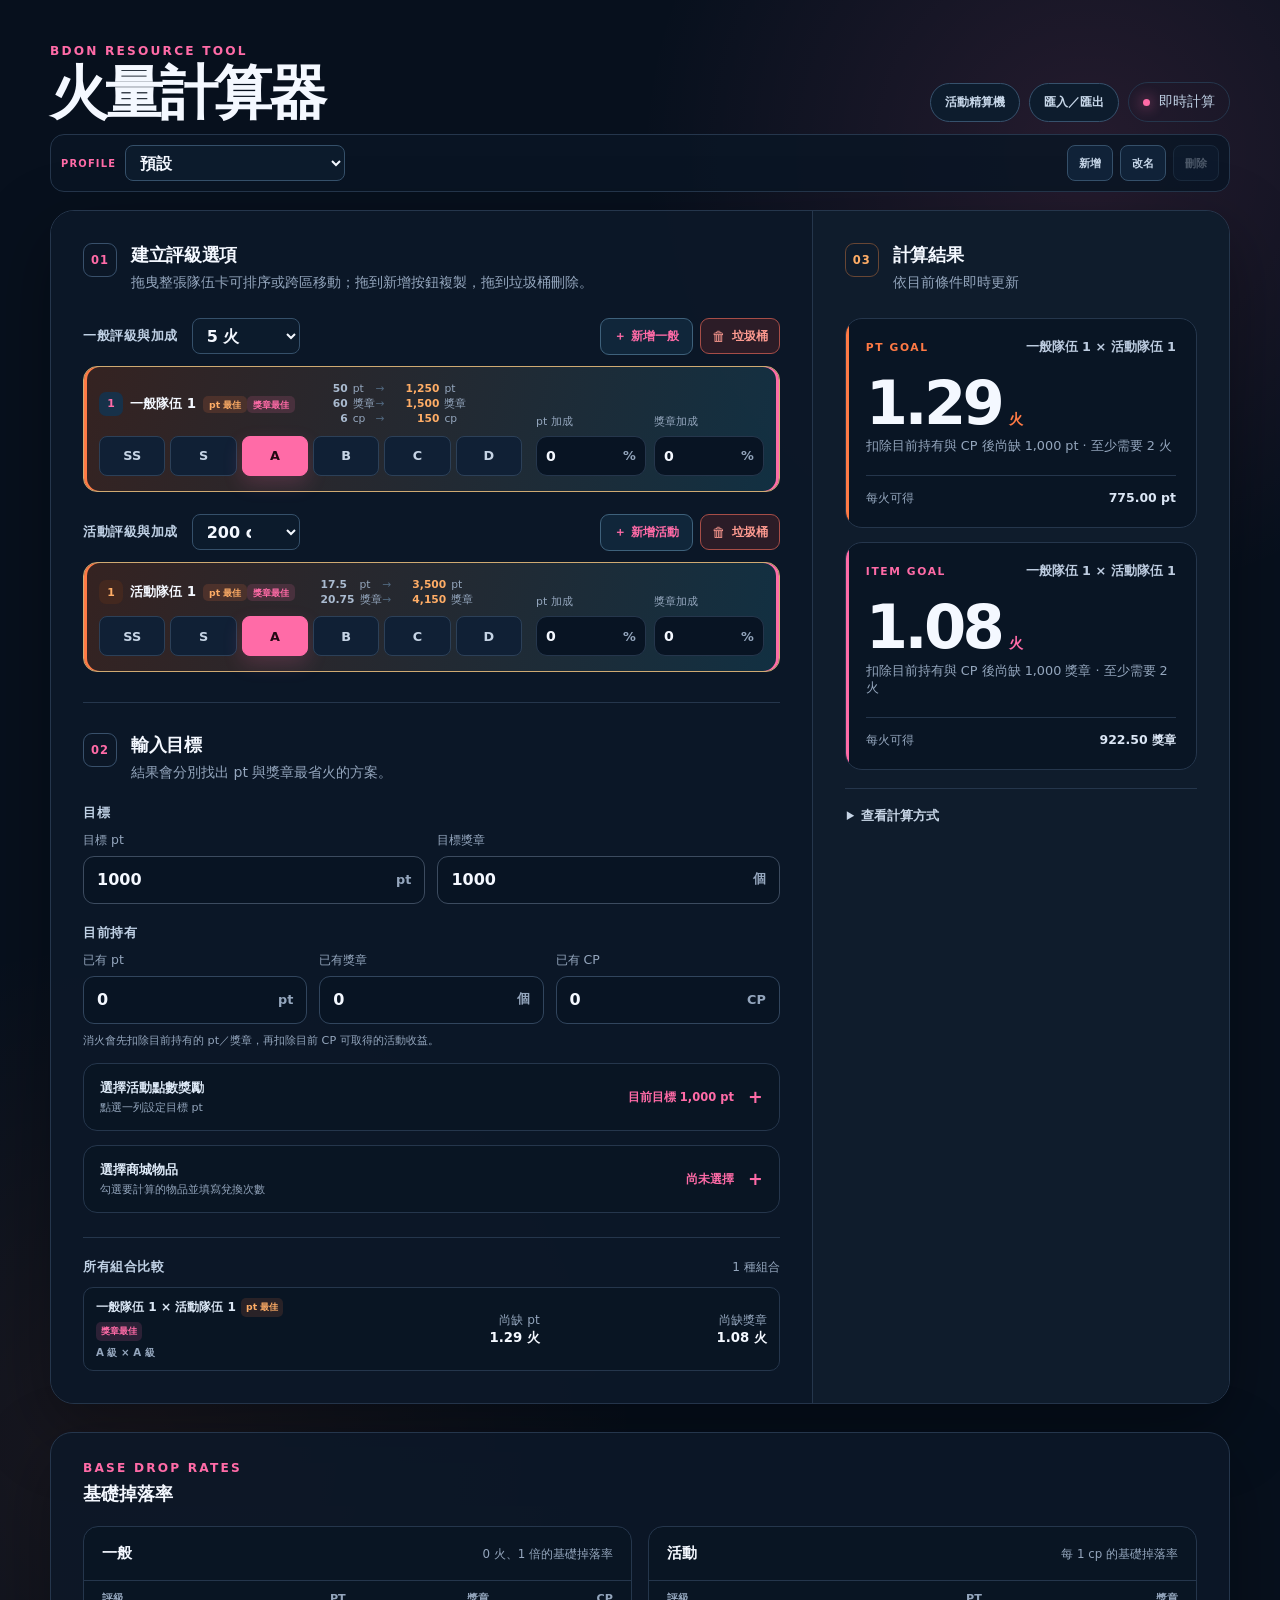
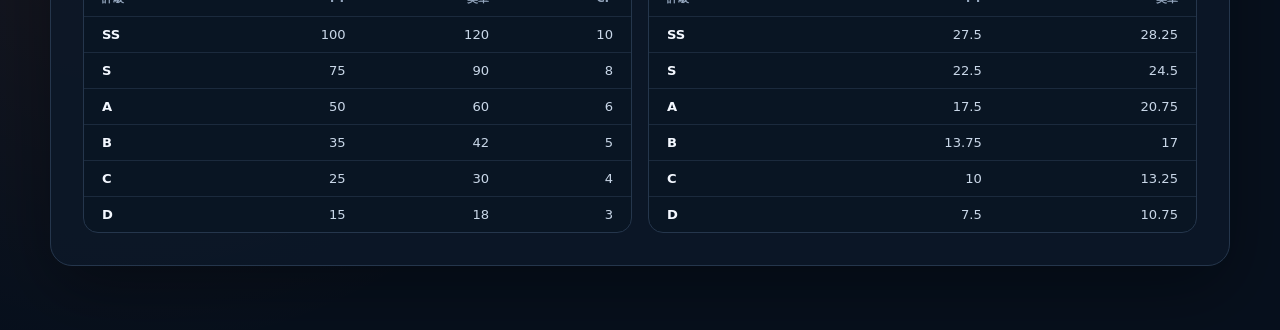
<file: bdon-calc/index.html>
<!doctype html>
<html lang="zh-Hant">
  <head>
    <meta charset="UTF-8" />
    <meta name="viewport" content="width=device-width, initial-scale=1" />
    <meta name="theme-color" content="#08111f" />
    <meta
      name="description"
      content="依一般與活動等級、加成和目標，自動計算所需火量。"
    />
    <title>BDON 火量計算器</title>
    <link
      rel="icon"
      type="image/svg+xml"
      href="data:image/svg+xml,%3Csvg xmlns='http://www.w3.org/2000/svg' viewBox='0 0 64 64'%3E%3Crect width='64' height='64' rx='14' fill='%2308111f'/%3E%3Cpath d='M35 8c3 12-6 14-2 23 2-6 8-8 9-15 9 10 13 19 8 29-4 8-12 12-20 11-12-1-20-9-19-20 1-9 8-15 14-22 0 8 3 10 6 13-2-8 3-13 4-19Z' fill='%23ff7a45'/%3E%3Cpath d='M32 31c1 6-4 8-3 13 1 3 6 4 8 0 2-4-1-8-3-11 6 4 9 9 7 15-2 5-7 8-12 7-7-1-11-6-9-12 2-5 7-8 8-13 1 3 2 4 4 5Z' fill='%23ff6ba7'/%3E%3C/svg%3E"
    />
    <link rel="stylesheet" href="style.css?v=20261009-2" />
    <script src="profiles.js?v=20261009-1" defer></script>
    <script src="calculator.js?v=20261009-3" defer></script>
    <style>
      .normal-section-toolbar,
      .event-section-toolbar {
        align-items: center;
        flex-wrap: nowrap;
        justify-content: flex-start;
        overflow-x: auto;
        overflow-y: hidden;
        scrollbar-width: thin;
      }

      .normal-section-toolbar h3,
      .event-section-toolbar h3 {
        flex: 0 0 auto;
        white-space: nowrap;
      }

      .fire-display-select,
      .event-cp-select {
        flex: 0 0 auto;
        width: 108px;
        height: 36px;
        padding: 0 32px 0 10px;
        border: 1px solid #35506a;
        border-radius: 8px;
        outline: 0;
        background: #0c1b2c;
        color: var(--text);
        cursor: pointer;
        font-weight: 800;
      }

      .fire-display-select:focus-visible,
      .event-cp-select:focus-visible {
        outline: 2px solid var(--cyan);
        outline-offset: 2px;
      }

      .fire-display-select option,
      .event-cp-select option {
        color: var(--text);
        background: #0c1b2c;
      }

      .normal-section-toolbar .section-toolbar-actions,
      .event-section-toolbar .section-toolbar-actions {
        flex: 0 0 auto;
        width: auto;
        margin-left: auto;
      }

      .normal-section-toolbar .section-toolbar-actions .add-plan,
      .event-section-toolbar .section-toolbar-actions .add-plan {
        flex: 0 0 auto;
      }
    </style>
</head>
  <body>
    <main class="app-shell">
      <header class="topbar">
        <div>
          <p class="eyebrow">BDON RESOURCE TOOL</p>
          <h1>火量計算器</h1>
        </div>
        <div class="topbar-actions">
          <a class="data-transfer-button" href="optimizer.html">活動精算機</a>
          <button type="button" class="data-transfer-button" id="openDataTransfer">匯入／匯出</button>
          <div class="status-chip" aria-label="計算狀態">
            <span class="status-dot" aria-hidden="true"></span>
            即時計算
          </div>
        </div>
      </header>

      <div class="profile-toolbar" data-profile-controls aria-label="Profile 管理"></div>

      <div class="workspace">
        <section class="control-panel" aria-label="計算條件">
          <div class="panel-heading">
            <span class="step-number">01</span>
            <div>
              <h2>建立評級選項</h2>
              <p>拖曳整張隊伍卡可排序或跨區移動；拖到新增按鈕複製，拖到垃圾桶刪除。</p>
            </div>
          </div>

          <div class="option-section normal-options-section">
            <div class="section-toolbar normal-section-toolbar">
              <h3>一般評級與加成</h3>
              <select class="fire-display-select" id="normalFireSelect" aria-label="每場獎勵顯示火量">
         <option value="0">0 火</option>
         <option value="1">1 火</option>
         <option value="2">2 火</option>
         <option value="3">3 火</option>
         <option value="4">4 火</option>
         <option value="5">5 火</option>
         <option value="10">10 火</option>
              </select>
              <div class="section-toolbar-actions">
                <button type="button" class="add-plan" id="addNormal" data-copy-drop="normal">＋ 新增一般</button>
                <div class="drag-trash" id="optionTrash" aria-label="拖曳至此刪除隊伍" title="將隊伍拖曳到這裡刪除">
                  <span aria-hidden="true">🗑</span><b>垃圾桶</b>
                </div>
              </div>
            </div>
            <div class="option-list" id="normalOptions" data-option-list="normal"></div>
          </div>

          <div class="option-section event-options-section">
            <div class="section-toolbar event-section-toolbar">
              <h3>活動評級與加成</h3>
              <select class="event-cp-select" id="eventCpSelect" aria-label="每場活動關卡 CP">
                <option value="200">200 cp</option>
                <option value="400">400 cp</option>
                <option value="800">800 cp</option>
                <option value="1600">1600 cp</option>
              </select>
              <div class="section-toolbar-actions">
                <button type="button" class="add-plan" id="addEvent" data-copy-drop="event">＋ 新增活動</button>
                <div class="drag-trash" id="eventOptionTrash" aria-label="拖曳至此刪除隊伍" title="將隊伍拖曳到這裡刪除">
                  <span aria-hidden="true">🗑</span><b>垃圾桶</b>
                </div>
              </div>
            </div>
            <div class="option-list" id="eventOptions" data-option-list="event"></div>
          </div>

          <div class="divider"></div>

          <div class="panel-heading compact">
            <span class="step-number">02</span>
            <div>
              <h2>輸入目標</h2>
              <p>結果會分別找出 pt 與獎章最省火的方案。</p>
            </div>
          </div>

          <div class="input-section targets">
            <h3>目標</h3>
            <div class="input-grid">
              <label>
                <span>目標 pt</span>
                <span class="number-input"><input id="targetPt" type="number" min="0" max="2147483647" step="1" value="1000" inputmode="numeric" /><b>pt</b></span>
              </label>
              <label>
                <span>目標獎章</span>
                <span class="number-input"><input id="targetItem" type="number" min="0" step="1" value="1000" inputmode="decimal" /><b>個</b></span>
              </label>
            </div>
          </div>

          <div class="input-section owned">
            <h3>目前持有</h3>
            <div class="input-grid owned-grid">
              <label>
                <span>已有 pt</span>
                <span class="number-input"><input id="ownedPt" type="number" min="0" max="2147483647" step="1" value="0" inputmode="numeric" /><b>pt</b></span>
              </label>
              <label>
                <span>已有獎章</span>
                <span class="number-input"><input id="ownedItem" type="number" min="0" step="1" value="0" inputmode="decimal" /><b>個</b></span>
              </label>
              <label>
                <span>已有 CP</span>
                <span class="number-input"><input id="ownedCp" type="number" min="0" step="1" value="0" inputmode="numeric" /><b>CP</b></span>
              </label>
            </div>
            <p class="input-note">消火會先扣除目前持有的 pt／獎章，再扣除目前 CP 可取得的活動收益。</p>
          </div>

          <details class="target-picker reward-picker-panel">
            <summary>
              <span><b>選擇活動點數獎勵</b><small>點選一列設定目標 pt</small></span>
              <em id="rewardTargetSummary">目前目標 1,000 pt</em>
            </summary>
            <div class="reward-list" id="rewardList"></div>
          </details>

          <details class="target-picker shop-picker-panel">
            <summary>
              <span><b>選擇商城物品</b><small>勾選要計算的物品並填寫兌換次數</small></span>
              <em id="shopTargetSummary">尚未選擇</em>
            </summary>
            <div class="shop-bulk-actions" role="group" aria-label="商城物品快捷選擇">
              <button type="button" data-shop-action="select-all">選取所有</button>
              <button type="button" data-shop-action="clear-all">取消選取所有</button>
              <button type="button" class="accent" data-shop-action="empty-shop">搬空商店</button>
            </div>
            <div class="shop-grid" id="shopGrid"></div>
          </details>

          <div class="comparison-section">
            <div class="section-toolbar">
              <h3>所有組合比較</h3>
              <span id="combinationCount">1 種組合</span>
            </div>
            <div class="comparison-list" id="comparisonList"></div>
          </div>
        </section>

        <aside class="result-panel" aria-live="polite">
          <div class="result-panel-sticky">
          <div class="panel-heading light">
            <span class="step-number">03</span>
            <div>
              <h2>計算結果</h2>
              <p>依目前條件即時更新</p>
            </div>
          </div>

          <div class="result-card accent-pt">
            <div class="result-label"><span>PT GOAL</span><b id="ptWinner">一般 1 × 活動 1</b></div>
            <div class="result-value"><strong id="ptResult">0.00</strong><span>火</span></div>
            <p id="ptRounded">至少需要 0 火</p>
            <div class="rate-row"><span>每火可得</span><b id="ptPerFire">0 pt</b></div>
          </div>

          <div class="result-card accent-item">
            <div class="result-label"><span>ITEM GOAL</span><b id="itemWinner">一般 1 × 活動 1</b></div>
            <div class="result-value"><strong id="itemResult">0.00</strong><span>火</span></div>
            <p id="itemRounded">至少需要 0 火</p>
            <div class="rate-row"><span>每火可得</span><b id="itemPerFire">0 獎章</b></div>
          </div>

          <details class="formula-card">
            <summary>查看計算方式</summary>
            <div class="formula-content">
              <p><b>pt</b> = max（目標 pt－已有 pt－已有 CP × 活動 pt ×（1＋活動 pt 加成），0）÷［5 ×（一般 pt ×（1＋一般 pt 加成）＋一般 cp × 活動 pt ×（1＋活動 pt 加成））］</p>
              <p><b>獎章</b> = max（目標獎章－已有獎章－已有 CP × 活動獎章 ×（1＋活動獎章加成），0）÷［5 ×（一般獎章 ×（1＋一般獎章加成）＋一般 cp × 活動獎章 ×（1＋活動獎章加成））］</p>
            </div>
          </details>
          </div>
        </aside>
      </div>

      <section class="rate-reference" aria-labelledby="rateReferenceTitle">
        <div class="reference-heading">
          <p class="eyebrow">BASE DROP RATES</p>
          <h2 id="rateReferenceTitle">基礎掉落率</h2>
        </div>
        <div class="reference-grid">
          <article class="reference-card">
            <div class="reference-card-heading">
              <h3>一般</h3>
              <p>0 火、1 倍的基礎掉落率</p>
            </div>
            <div class="table-wrap">
              <table>
                <thead><tr><th>評級</th><th>pt</th><th>獎章</th><th>cp</th></tr></thead>
                <tbody>
                  <tr><th>SS</th><td>100</td><td>120</td><td>10</td></tr>
                  <tr><th>S</th><td>75</td><td>90</td><td>8</td></tr>
                  <tr><th>A</th><td>50</td><td>60</td><td>6</td></tr>
                  <tr><th>B</th><td>35</td><td>42</td><td>5</td></tr>
                  <tr><th>C</th><td>25</td><td>30</td><td>4</td></tr>
                  <tr><th>D</th><td>15</td><td>18</td><td>3</td></tr>
                </tbody>
              </table>
            </div>
          </article>

          <article class="reference-card">
            <div class="reference-card-heading">
              <h3>活動</h3>
              <p>每 1 cp 的基礎掉落率</p>
            </div>
            <div class="table-wrap">
              <table>
                <thead><tr><th>評級</th><th>pt</th><th>獎章</th></tr></thead>
                <tbody>
                  <tr><th>SS</th><td>27.5</td><td>28.25</td></tr>
                  <tr><th>S</th><td>22.5</td><td>24.5</td></tr>
                  <tr><th>A</th><td>17.5</td><td>20.75</td></tr>
                  <tr><th>B</th><td>13.75</td><td>17</td></tr>
                  <tr><th>C</th><td>10</td><td>13.25</td></tr>
                  <tr><th>D</th><td>7.5</td><td>10.75</td></tr>
                </tbody>
              </table>
            </div>
          </article>
        </div>
      </section>
    </main>

    <dialog class="transfer-dialog" id="dataTransferDialog" aria-labelledby="dataTransferTitle">
      <div class="transfer-heading">
        <div>
          <p class="eyebrow">PORTABLE SAVE DATA</p>
          <h2 id="dataTransferTitle">資料匯入／匯出</h2>
        </div>
        <button type="button" class="dialog-close" id="closeDataTransfer" aria-label="關閉">×</button>
      </div>

      <section class="transfer-section">
        <h3>匯出</h3>
        <p>只匯出目前 profile；Base64 內容是 UTF-8 JSON，可用來在其他瀏覽器還原設定。</p>
        <label>
          <span>Base64 資料</span>
          <textarea id="exportData" readonly rows="5" spellcheck="false"></textarea>
        </label>
        <div class="transfer-actions">
          <button type="button" id="copyExportData">複製 Base64</button>
          <button type="button" id="downloadExportJson">下載 JSON</button>
        </div>
      </section>

      <section class="transfer-section">
        <h3>匯入</h3>
        <p>可貼上此工具匯出的 Base64 或 JSON；只會覆蓋目前 profile。</p>
        <label>
          <span>Base64 或 JSON</span>
          <textarea id="importData" rows="5" spellcheck="false" placeholder="貼上資料…"></textarea>
        </label>
        <div class="transfer-actions">
          <label class="file-import-button">
            <input type="file" id="importDataFile" accept=".json,.txt,application/json,text/plain" />
            讀取檔案
          </label>
          <button type="button" class="primary" id="applyImportData">驗證並匯入</button>
        </div>
        <p class="transfer-status" id="transferStatus" role="status" aria-live="polite"></p>
      </section>
    </dialog>
</body>
</html>
</file>
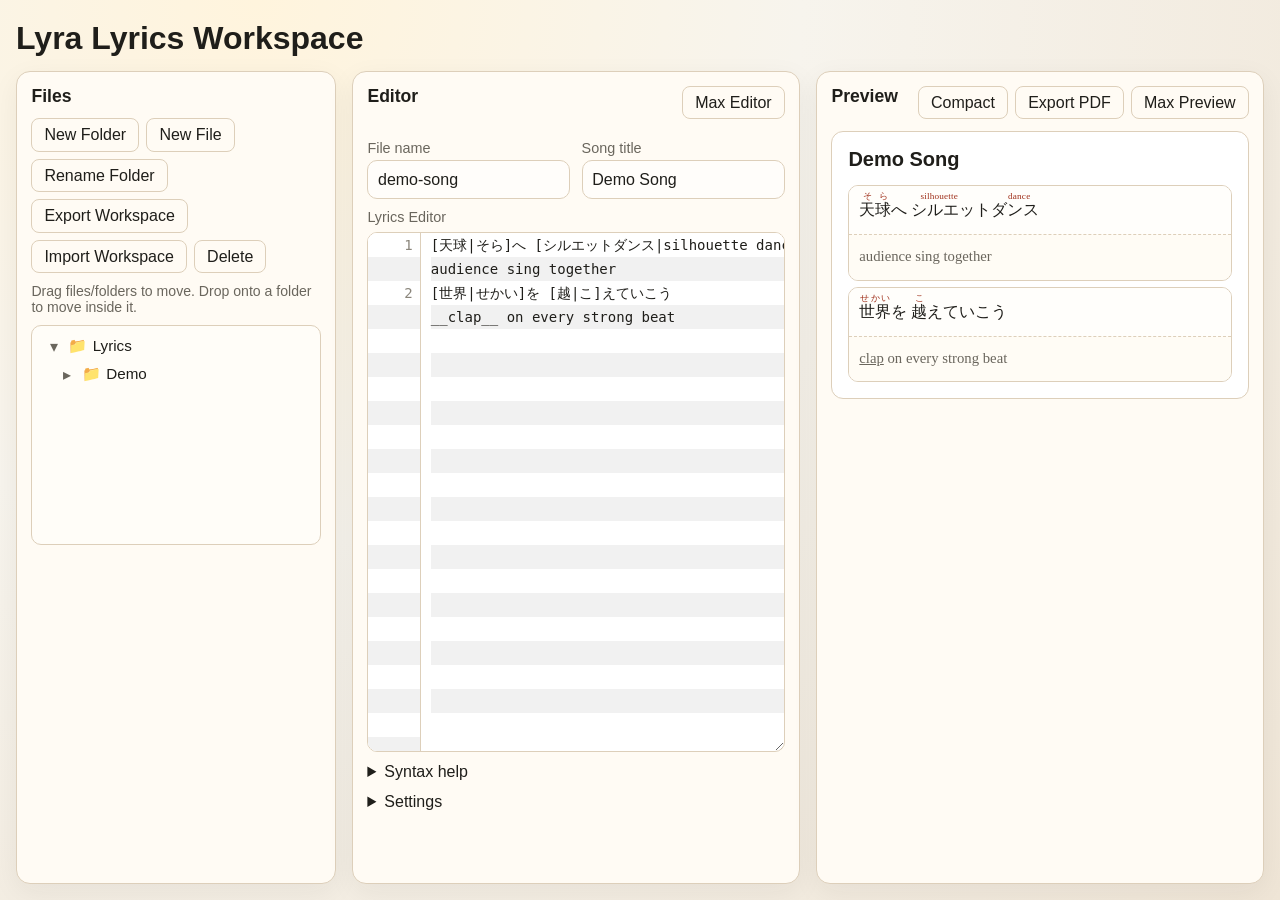
<file: lyrics/index.html>
<!doctype html>
<html lang="en">
<head>
  <meta charset="UTF-8" />
  <meta name="viewport" content="width=device-width, initial-scale=1.0" />
  <title>Lyra Lyrics Workspace</title>
  <link rel="stylesheet" href="style.css" />
</head>
<body>
  <header class="header">
    <h1>Lyra Lyrics Workspace</h1>
  </header>

  <main class="layout">
    <section class="panel explorer-panel">
      <div class="panel-header">
        <h2>Files</h2>
      </div>

      <div class="actions wrap">
        <button id="newFolderButton" type="button" class="secondary">New Folder</button>
        <button id="newFileButton" type="button" class="secondary">New File</button>
        <button id="renameFolderButton" type="button" class="secondary">Rename Folder</button>
        <button id="exportButton" type="button" class="secondary">Export Workspace</button>
        <button id="importButton" type="button" class="secondary">Import Workspace</button>
        <button id="deleteNodeButton" type="button" class="secondary">Delete</button>
      </div>

      <p class="hint">Drag files/folders to move. Drop onto a folder to move inside it.</p>
      <div id="treeRoot" class="tree" role="tree"></div>
    </section>

    <section class="panel editor-panel">
      <div class="panel-header">
        <h2>Editor</h2>
        <div class="actions wrap">
          <button id="toggleEditorLayoutButton" type="button" class="secondary">Max Editor</button>
        </div>
      </div>

      <div class="meta-grid">
        <div>
          <label class="label" for="fileNameInput">File name</label>
          <input id="fileNameInput" type="text" placeholder="lyrics-file" />
        </div>
        <div>
          <label class="label" for="titleInput">Song title</label>
          <input id="titleInput" type="text" placeholder="Song title" />
        </div>
      </div>

      <label class="label" for="lyricsEditor">Lyrics Editor</label>
      <div class="editor-shell">
        <pre id="lineNumbers" class="line-numbers" aria-hidden="true"><span id="lineNumbersContent" class="line-numbers-content"></span></pre>
        <textarea id="lyricsEditor" class="lyrics-editor" spellcheck="false" placeholder="Odd lines: lyrics&#10;Even lines: comments"></textarea>
      </div>

      <details class="help">
        <summary>Syntax help</summary>
        <ul>
          <li><code>[漢字|かな]</code> renders as ruby text.</li>
          <li><code>**bold**</code>, <code>__underline__</code></li>
          <li><code>{#dEaD64}text{/color}</code> for hex color, or <code>{sakura}text{/color}</code> for custom names.</li>
          <li>Odd lines are lyrics, even lines are comments.</li>
          <li>Shortcuts: <code>Ctrl+B</code>, <code>Ctrl+U</code>, <code>Ctrl+L</code> (undoable via <code>Ctrl+Z</code>).</li>
        </ul>
      </details>

      <details class="help">
        <summary>Settings</summary>
        <label class="label" for="colorNamesInput">Custom color names (one per line: <code>name = #RRGGBB</code>)</label>
        <textarea id="colorNamesInput" class="settings-editor" spellcheck="false" placeholder="sakura = #ff7eb6&#10;sky = #66ccff"></textarea>
        <div class="actions">
          <button id="saveColorNamesButton" type="button" class="secondary">Save Color Names</button>
        </div>
      </details>

      <p id="status" class="status" aria-live="polite"></p>
      <input id="importFileInput" type="file" accept="application/json" hidden />
    </section>

    <section class="panel preview-panel">
      <div class="panel-header">
        <h2>Preview</h2>
        <div class="actions">
          <button id="compactPreviewButton" type="button" class="secondary">Compact</button>
          <button id="exportPdfButton" type="button" class="secondary">Export PDF</button>
          <button id="togglePreviewLayoutButton" type="button" class="secondary">Max Preview</button>
        </div>
      </div>
      <article>
        <h3 id="previewTitle"></h3>
        <div id="previewLyrics" class="lyrics"></div>
      </article>
    </section>
  </main>

  <script src="app.js"></script>
</body>
</html>
</file>
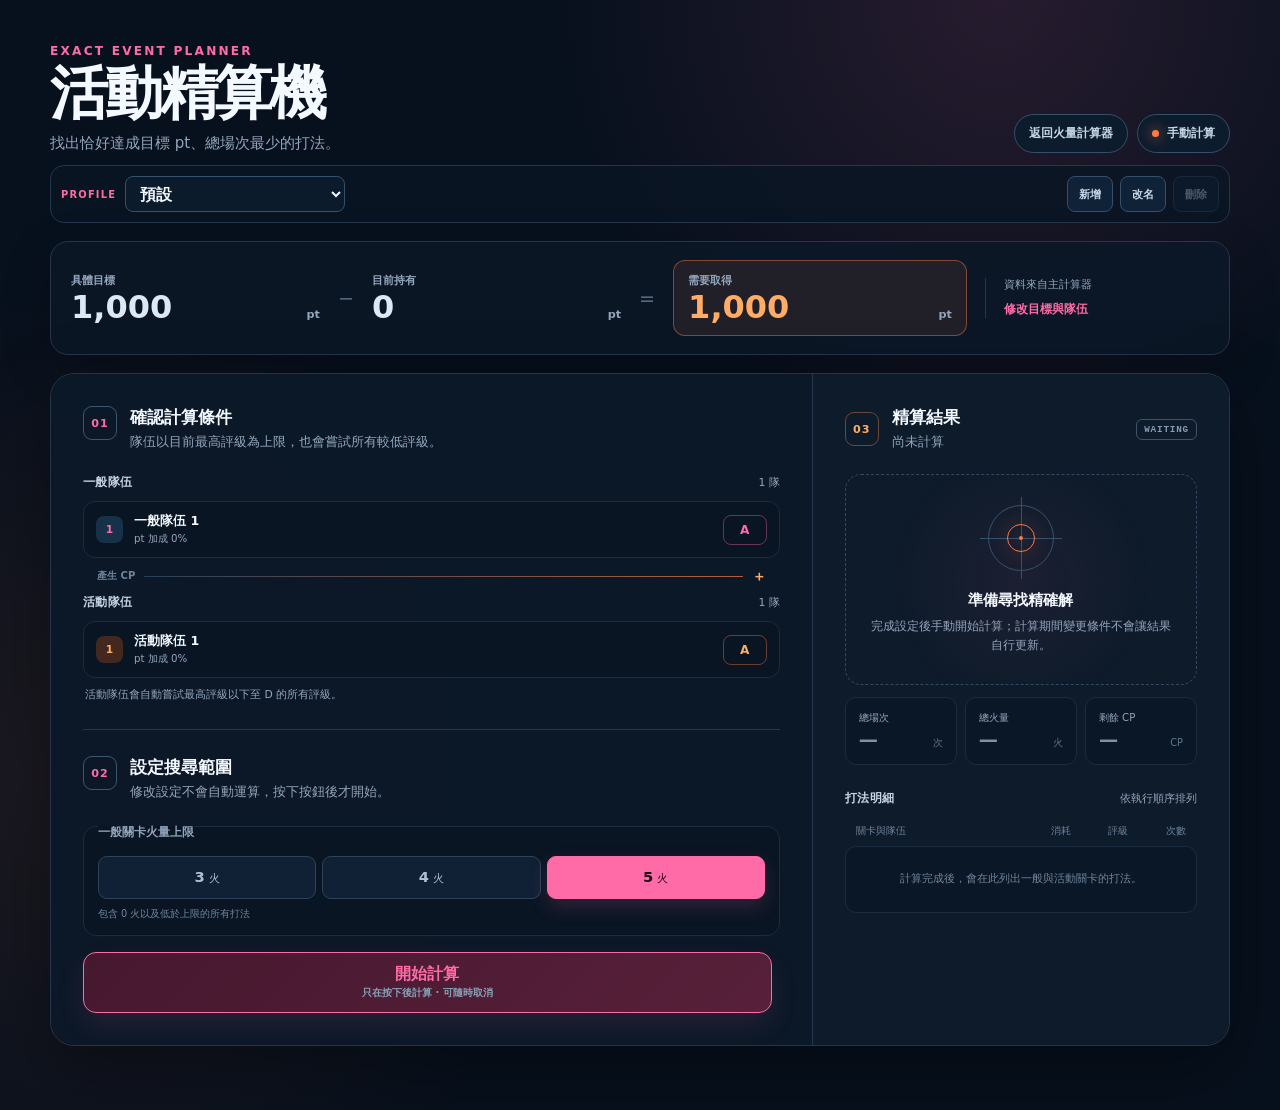
<file: bdon-calc/optimizer.html>
<!doctype html>
<html lang="zh-Hant">
  <head>
    <meta charset="UTF-8" />
    <meta name="viewport" content="width=device-width, initial-scale=1" />
    <meta name="theme-color" content="#07101d" />
    <meta name="description" content="規劃一般與活動關卡打法，尋找恰好達成活動 pt 的最少場次方案。" />
    <title>BDON 活動精算機</title>
    <link rel="icon" type="image/svg+xml" href="data:image/svg+xml,%3Csvg xmlns='http://www.w3.org/2000/svg' viewBox='0 0 64 64'%3E%3Crect width='64' height='64' rx='14' fill='%2308111f'/%3E%3Cpath d='M35 8c3 12-6 14-2 23 2-6 8-8 9-15 9 10 13 19 8 29-4 8-12 12-20 11-12-1-20-9-19-20 1-9 8-15 14-22 0 8 3 10 6 13-2-8 3-13 4-19Z' fill='%23ff7a45'/%3E%3Cpath d='M32 31c1 6-4 8-3 13 1 3 6 4 8 0 2-4-1-8-3-11 6 4 9 9 7 15-2 5-7 8-12 7-7-1-11-6-9-12 2-5 7-8 8-13 1 3 2 4 4 5Z' fill='%23ff6ba7'/%3E%3C/svg%3E" />
    <link rel="stylesheet" href="optimizer.css?v=20261009-2" />
    <script src="profiles.js?v=20261009-1" defer></script>
    <script src="optimizer-core.js?v=20261009-1" defer></script>
    <script src="optimizer.js?v=20261009-1" defer></script>
  </head>
  <body>
    <main class="optimizer-shell">
      <header class="optimizer-header">
        <div>
          <p class="eyebrow">EXACT EVENT PLANNER</p>
          <h1>活動精算機</h1>
          <p class="page-lead">找出恰好達成目標 pt、總場次最少的打法。</p>
        </div>
        <nav class="header-actions" aria-label="頁面導覽">
          <a href="index.html">返回火量計算器</a>
          <span class="manual-badge"><i aria-hidden="true"></i>手動計算</span>
        </nav>
      </header>

      <div class="profile-toolbar" data-profile-controls aria-label="Profile 管理"></div>

      <section class="goal-ribbon" aria-label="共用目標摘要">
        <article><span>具體目標</span><strong id="goalPt">—</strong><small>pt</small></article>
        <span class="goal-operator" aria-hidden="true">−</span>
        <article><span>目前持有</span><strong id="ownedPtDisplay">—</strong><small>pt</small></article>
        <span class="goal-operator" aria-hidden="true">=</span>
        <article class="remaining-goal"><span>需要取得</span><strong id="remainingPt">—</strong><small>pt</small></article>
        <div class="goal-source"><span>資料來自主計算器</span><a href="index.html">修改目標與隊伍</a></div>
      </section>

      <div class="planner-grid">
        <section class="setup-panel" aria-labelledby="setupTitle">
          <div class="section-heading">
            <span class="section-number">01</span>
            <div><h2 id="setupTitle">確認計算條件</h2><p>隊伍以目前最高評級為上限，也會嘗試所有較低評級。</p></div>
          </div>

          <div class="team-block">
            <div class="block-title"><h3>一般隊伍</h3><span id="normalCount">0 隊</span></div>
            <div class="team-list" id="normalTeams"></div>
          </div>

          <div class="flow-connector" aria-hidden="true"><span>產生 CP</span><i></i><b>＋</b></div>

          <div class="team-block event-block">
            <div class="block-title"><h3>活動隊伍</h3><span id="eventCount">0 隊</span></div>
            <div class="team-list" id="eventTeams"></div>
            <p class="rule-note">活動隊伍會自動嘗試最高評級以下至 D 的所有評級。</p>
          </div>

          <div class="settings-divider"></div>

          <div class="section-heading compact">
            <span class="section-number">02</span>
            <div><h2>設定搜尋範圍</h2><p>修改設定不會自動運算，按下按鈕後才開始。</p></div>
          </div>

          <div class="settings-grid">
            <fieldset class="fire-limit">
              <legend>一般關卡火量上限</legend>
              <div class="segmented-control">
                <label><input type="radio" name="maxFire" value="3" /><span><b>3</b> 火</span></label>
                <label><input type="radio" name="maxFire" value="4" /><span><b>4</b> 火</span></label>
                <label><input type="radio" name="maxFire" value="5" checked /><span><b>5</b> 火</span></label>
              </div>
              <small>包含 0 火以及低於上限的所有打法</small>
            </fieldset>

          </div>

          <div class="calculation-actions">
            <button class="calculate-button" id="calculateButton" type="button">
              <span>開始計算</span><small>只在按下後計算 · 可隨時取消</small>
            </button>
            <button class="cancel-button" id="cancelButton" type="button" hidden>取消計算</button>
          </div>
        </section>

        <aside class="solution-panel" aria-labelledby="solutionTitle" aria-live="polite">
          <div class="section-heading result-heading">
            <span class="section-number">03</span>
            <div><h2 id="solutionTitle">精算結果</h2><p id="resultStatus">尚未計算</p></div>
            <span class="result-state">WAITING</span>
          </div>

          <div class="empty-result" id="resultHero">
            <div class="target-mark" aria-hidden="true"><span></span><i></i></div>
            <h3 id="resultHeroTitle">準備尋找精確解</h3>
            <p id="resultHeroCopy">完成設定後手動開始計算；計算期間變更條件不會讓結果自行更新。</p>
          </div>

          <div class="result-metrics" aria-label="結果摘要">
            <article><span>總場次</span><strong id="totalPlays">—</strong><small>次</small></article>
            <article><span>總火量</span><strong id="totalFire">—</strong><small>火</small></article>
            <article><span>剩餘 CP</span><strong id="remainingCp">—</strong><small>CP</small></article>
          </div>

          <div class="route-preview">
            <div class="block-title"><h3>打法明細</h3><span>依執行順序排列</span></div>
            <div class="route-header" aria-hidden="true"><span>關卡與隊伍</span><span>消耗</span><span>評級</span><span>次數</span></div>
            <div id="routeResult"><div class="route-empty">計算完成後，會在此列出一般與活動關卡的打法。</div></div>
          </div>
        </aside>
      </div>
    </main>
  </body>
</html>
</file>
<file: bdon-calc/style.css>
:root {
  color-scheme: dark;
  --bg: #07101d;
  --panel: #0c1828;
  --panel-2: #101f32;
  --line: #25364c;
  --text: #f4f8ff;
  --muted: #94a6bd;
  --cyan: #ff6ba7;
  --orange: #ff7a45;
  --orange-soft: #ffad66;
  --shadow: 0 24px 70px rgb(0 0 0 / 35%);
  font-family: Inter, "Noto Sans TC", "PingFang TC", "Microsoft JhengHei", system-ui, sans-serif;
}

* { box-sizing: border-box; }

body {
  margin: 0;
  min-width: 320px;
  min-height: 100vh;
  background:
    radial-gradient(circle at 85% 8%, rgb(255 107 167 / 12%), transparent 28rem),
    radial-gradient(circle at 10% 75%, rgb(255 122 69 / 8%), transparent 32rem),
    var(--bg);
  color: var(--text);
}

button, input, select { font: inherit; }
a { color: inherit; }

.app-shell { width: min(1180px, calc(100% - 40px)); margin: 0 auto; padding: 44px 0 64px; }
.topbar { display: flex; align-items: end; justify-content: space-between; gap: 24px; margin-bottom: 12px; }
.topbar-actions { display: flex; align-items: center; gap: 9px; }
.data-transfer-button { padding: 10px 14px; border: 1px solid #36516c; border-radius: 999px; background: #0d1c2d; color: #c7d7e9; cursor: pointer; font-size: .78rem; font-weight: 800; text-decoration: none; }
.data-transfer-button:hover { border-color: var(--cyan); color: var(--cyan); }
.data-transfer-button:focus-visible { outline: 2px solid var(--cyan); outline-offset: 2px; }
.eyebrow { margin: 0 0 6px; color: var(--cyan); font-size: .76rem; font-weight: 800; letter-spacing: .18em; }
h1 { margin: 0; font-size: clamp(2rem, 5vw, 3.65rem); line-height: 1; letter-spacing: -.055em; }
.status-chip { display: flex; align-items: center; gap: 9px; padding: 10px 14px; border: 1px solid var(--line); border-radius: 999px; color: #bfd0e4; font-size: .86rem; }
.status-dot { width: 7px; height: 7px; border-radius: 50%; background: var(--cyan); box-shadow: 0 0 14px var(--cyan); }
.profile-toolbar { display: flex; align-items: end; gap: 7px; margin-bottom: 18px; padding: 10px; border: 1px solid var(--line); border-radius: 14px; background: rgb(10 22 37 / 86%); }
.profile-select-label { display: grid; grid-template-columns: auto minmax(140px, 220px); align-items: center; gap: 9px; margin-right: auto; }
.profile-select-label > span:first-child { margin: 0; color: var(--cyan); font-size: .62rem; font-weight: 900; letter-spacing: .12em; }
.profile-select-label select { height: 36px; padding: 0 32px 0 10px; border: 1px solid #35506a; border-radius: 8px; outline: 0; background: #0c1b2c; color: var(--text); cursor: pointer; font-weight: 800; }
.profile-select-label select:focus-visible { outline: 2px solid var(--cyan); outline-offset: 2px; }
.profile-toolbar button { height: 36px; padding: 0 11px; border: 1px solid #35506a; border-radius: 8px; background: #102238; color: #c6d6e8; cursor: pointer; font-size: .7rem; font-weight: 800; }
.profile-toolbar button:hover:not(:disabled) { border-color: var(--cyan); color: var(--cyan); }
.profile-toolbar button.profile-delete:hover:not(:disabled) { border-color: var(--orange); color: #ff9b79; }
.profile-toolbar button:disabled { opacity: .35; cursor: not-allowed; }

.workspace { display: grid; grid-template-columns: minmax(0, 1.55fr) minmax(310px, .85fr); border: 1px solid var(--line); border-radius: 24px; overflow: clip; box-shadow: var(--shadow); }
.control-panel { padding: 32px; background: rgb(12 24 40 / 94%); }
.result-panel { padding: 32px; background: #0f1c2c; border-left: 1px solid var(--line); }
.result-panel-sticky { min-width: 0; }
.panel-heading { display: flex; gap: 14px; align-items: start; margin-bottom: 24px; }
.panel-heading.compact { margin-bottom: 20px; }
.step-number { display: grid; place-items: center; width: 34px; height: 34px; flex: 0 0 34px; border: 1px solid #38506b; border-radius: 9px; color: var(--cyan); font-size: .72rem; font-weight: 900; letter-spacing: .08em; }
.panel-heading h2 { margin: 0 0 5px; font-size: 1.1rem; letter-spacing: -.02em; }
.panel-heading p { margin: 0; color: var(--muted); font-size: .88rem; line-height: 1.5; }
.panel-heading.light .step-number { color: var(--orange-soft); border-color: #684634; }

.mode-grid { display: grid; grid-template-columns: 1fr 1fr; gap: 14px; }
.rank-card { margin: 0; min-width: 0; padding: 18px; border: 1px solid var(--line); border-radius: 16px; background: #0a1524; }
.rank-card legend { width: 100%; padding: 0 2px 10px; display: flex; align-items: baseline; justify-content: space-between; gap: 12px; font-weight: 800; }
.rank-card legend small { color: var(--muted); font-size: .72rem; font-weight: 600; text-align: right; }
.rank-options { display: grid; grid-template-columns: repeat(6, 1fr); gap: 7px; }
.rank { min-width: 0; height: 48px; border: 1px solid #2c4058; border-radius: 10px; background: #102035; color: #c6d4e5; cursor: pointer; font-weight: 800; transition: .18s ease; }
.rank:hover:not(:disabled) { border-color: var(--cyan); transform: translateY(-1px); }
.rank:focus-visible, input:focus-visible, summary:focus-visible { outline: 2px solid var(--cyan); outline-offset: 2px; }
.rank.active { border-color: var(--cyan); background: var(--cyan); color: #240914; box-shadow: 0 8px 20px rgb(255 107 167 / 18%); }
.rank:disabled { display: flex; flex-direction: column; align-items: center; justify-content: center; gap: 1px; opacity: .43; cursor: not-allowed; }
.rank:disabled small { font-size: .55rem; font-weight: 500; white-space: nowrap; }
.divider { height: 1px; margin: 30px 0; background: var(--line); }

.section-toolbar { display: flex; align-items: center; justify-content: space-between; gap: 14px; margin-bottom: 11px; }
.section-toolbar h3 { margin: 0; color: #bfd0e4; font-size: .82rem; letter-spacing: .04em; }
.section-toolbar > span { color: var(--muted); font-size: .76rem; }
.normal-toolbar-main { display: flex; align-items: center; flex-wrap: wrap; gap: 9px 13px; min-width: 0; }
.fire-display-options { display: flex; align-items: center; flex-wrap: wrap; gap: 4px; }
.fire-display-options > span { margin-right: 2px; color: var(--muted); font-size: .63rem; }
.fire-display-options button { height: 28px; padding: 0 7px; border: 1px solid #30465d; border-radius: 7px; background: #0d1d2f; color: #9fb2c7; cursor: pointer; font-size: .62rem; }
.fire-display-options button b { color: #71869c; font-size: .57rem; }
.fire-display-options button:hover { border-color: var(--cyan); color: var(--cyan); }
.fire-display-options button.active { border-color: var(--cyan); background: rgb(255 107 167 / 14%); color: var(--cyan); box-shadow: inset 0 0 0 1px rgb(255 107 167 / 8%); }
.fire-display-options button.active b { color: var(--cyan); }
.section-toolbar-actions { display: flex; align-items: center; gap: 7px; }
.add-plan { padding: 9px 13px; border: 1px solid #3e617b; border-radius: 9px; background: #10263a; color: var(--cyan); cursor: pointer; font-size: .78rem; font-weight: 800; }
.add-plan:hover { border-color: var(--cyan); background: #143149; }
.add-plan.drop-active { border-color: var(--cyan); background: var(--cyan); color: #240914; box-shadow: 0 0 22px rgb(255 107 167 / 28%); }
.add-plan:focus-visible, .remove-plan:focus-visible, .copy-option:focus-visible, .drag-handle:focus-visible { outline: 2px solid var(--cyan); outline-offset: 2px; }
.option-section + .option-section { margin-top: 22px; }
.option-list { display: grid; gap: 10px; min-height: 76px; padding: 3px; margin: -3px; border-radius: 16px; transition: background .18s, box-shadow .18s; }
.option-list:empty::before { content: "拖曳隊伍到這裡"; display: grid; place-items: center; min-height: 70px; border: 1px dashed #38506b; border-radius: 14px; color: var(--muted); font-size: .78rem; }
.option-list.drag-over { background: rgb(255 107 167 / 7%); box-shadow: 0 0 0 1px rgb(255 107 167 / 38%); }
.option-card { position: relative; display: grid; grid-template-columns: minmax(0, 1.3fr) minmax(190px, .7fr); gap: 14px; padding: 15px; border: 1px solid var(--line); border-radius: 14px; background: #091523; cursor: grab; transition: border-color .18s, background .18s, box-shadow .18s, opacity .18s; }
.option-card:active { cursor: grabbing; }
.option-card input, .option-card button, .option-card label, .option-card [contenteditable="true"] { cursor: auto; }
.option-card.dragging { opacity: .48; }
.option-card.drop-before::before, .option-card.drop-after::after { position: absolute; z-index: 4; right: 4px; left: 4px; height: 3px; border-radius: 99px; background: var(--cyan); box-shadow: 0 0 12px rgb(255 107 167 / 70%); content: ""; pointer-events: none; }
.option-card.drop-before::before { top: -7px; }
.option-card.drop-after::after { bottom: -7px; }
.option-card.best-pt { border-color: rgb(255 122 69 / 80%); background: rgb(65 38 31 / 72%); box-shadow: inset 3px 0 var(--orange); }
.option-card.best-item { border-color: rgb(255 107 167 / 80%); background: rgb(68 25 48 / 72%); box-shadow: inset 3px 0 var(--cyan); }
.option-card.best-both { border-color: #cfaa72; background: linear-gradient(105deg, rgb(65 38 31 / 78%), rgb(20 55 73 / 78%)); box-shadow: inset 3px 0 var(--orange), inset -3px 0 var(--cyan); }
.option-main { min-width: 0; }
.option-head { display: flex; align-items: center; justify-content: space-between; gap: 12px; margin-bottom: 10px; }
.option-title { display: flex; align-items: center; flex-wrap: wrap; gap: 7px; min-width: 0; font-size: .84rem; font-weight: 800; }
.option-name { min-width: 3rem; padding: 3px 5px; margin: -3px -5px; border-radius: 5px; cursor: text; overflow-wrap: anywhere; }
.option-name:hover { background: rgb(255 255 255 / 6%); }
.option-name:focus { outline: 1px solid var(--cyan); background: #081423; }
.option-index { display: grid; place-items: center; width: 24px; height: 24px; border-radius: 7px; background: #173149; color: var(--cyan); font-size: .68rem; }
.event-options-section .option-index { background: #43281f; color: var(--orange-soft); }
.rate-summary { display: grid; gap: 2px 0; color: var(--muted); font-size: .67rem; line-height: 1.25; font-variant-numeric: tabular-nums; }
.rate-summary.whole-only { grid-template-columns: 3ch max-content; }
.rate-summary.decimal-aligned { grid-template-columns: 3ch 3ch max-content; }
.rate-summary > span { display: contents; }
.rate-summary b { color: #c9d7e8; font-weight: 700; text-align: right; }
.rate-summary em { color: #c9d7e8; font-style: normal; font-weight: 700; text-align: left; }
.rate-summary em.phantom { visibility: hidden; }
.rate-summary i { padding-left: 6px; font-style: normal; text-align: left; }
.normal-rate-preview { display: block; min-width: 205px; }
.rate-preview-grid { display: grid; grid-template-columns: 4.5ch max-content 1.5ch 8ch max-content; gap: 2px 0; align-items: baseline; color: var(--muted); font-size: .67rem; line-height: 1.25; font-variant-numeric: tabular-nums; }
.rate-preview-grid.decimal-rate-preview { grid-template-columns: 5.5ch max-content 1.5ch 8ch max-content; }
.rate-preview-row { display: contents; }
.rate-preview-row b { color: #aabbd0; text-align: right; }
.decimal-preview-number { display: inline-flex; justify-content: flex-end; white-space: nowrap; }
.phantom-decimal { visibility: hidden; }
.rate-preview-row i { padding-left: 5px; font-style: normal; }
.rate-preview-row em { color: #50677e; font-style: normal; text-align: center; }
.rate-preview-row strong { color: var(--orange-soft); text-align: right; }
.winner-mark { padding: 3px 6px; border-radius: 5px; background: rgb(255 122 69 / 14%); color: var(--orange-soft); font-size: .58rem; }
.winner-mark.item { background: rgb(255 107 167 / 14%); color: var(--cyan); }
.option-actions { display: flex; align-items: center; gap: 6px; }
.copy-option { padding: 5px 8px; border: 0; border-radius: 6px; background: #14283c; color: #bcd0e6; cursor: pointer; font-size: .72rem; }
.copy-option:hover { color: var(--cyan); background: #19344d; }
.drag-handle { display: grid; place-items: center; width: 28px; height: 28px; border-radius: 7px; color: #8095ad; cursor: grab; font-size: 1.1rem; user-select: none; }
.drag-handle:hover { background: #172a3e; color: var(--text); }
.drag-handle:active { cursor: grabbing; }
.drag-trash { display: flex; align-items: center; gap: 6px; height: 36px; padding: 0 11px; border: 1px solid #a64d47; border-radius: 9px; background: rgb(112 38 38 / 32%); color: #ff9b91; transition: border-color .18s, background .18s, color .18s, box-shadow .18s; }
.drag-trash > span { font-size: .85rem; }
.drag-trash b { font-size: .78rem; font-weight: 800; }
body.option-is-dragging .drag-trash { border-color: #ff635b; background: rgb(161 48 48 / 42%); color: #ffc0ba; }
.drag-trash.drop-active { border-color: #ff4f47; background: rgb(219 55 55 / 42%); color: #fff; box-shadow: 0 0 22px rgb(255 79 71 / 32%); }
.option-card .rank-options { gap: 5px; }
.option-card .rank { height: 40px; border-radius: 8px; font-size: .8rem; }
.option-bonuses { display: grid; grid-template-columns: 1fr 1fr; gap: 8px; align-self: end; }
.option-bonuses label > span:first-child { font-size: .68rem; }
.option-bonuses .number-input { height: 40px; }
.option-bonuses .number-input input { padding: 0 9px; font-size: .88rem; }
.option-bonuses .number-input b { padding: 0 9px; }
.bonus-plans { display: grid; gap: 14px; }
.plan-card { padding: 17px; border: 1px solid var(--line); border-radius: 16px; background: #091523; }
.plan-head { display: flex; align-items: center; justify-content: space-between; gap: 12px; margin-bottom: 15px; }
.plan-title { display: flex; align-items: center; gap: 9px; font-size: .9rem; font-weight: 800; }
.plan-index { display: grid; place-items: center; width: 26px; height: 26px; border-radius: 7px; background: #173149; color: var(--cyan); font-size: .7rem; }
.remove-plan { padding: 5px 8px; border: 0; background: transparent; color: var(--muted); cursor: pointer; font-size: .75rem; }
.remove-plan:hover { color: #ff9b79; }
.remove-plan:disabled { visibility: hidden; }
.plan-modes { display: grid; gap: 11px; }
.plan-mode { display: grid; grid-template-columns: minmax(0, 1.35fr) minmax(180px, .65fr); gap: 12px; padding: 13px; border: 1px solid #1e3147; border-radius: 12px; background: #0b1929; }
.plan-mode-main { min-width: 0; }
.plan-mode-title { display: flex; align-items: baseline; justify-content: space-between; gap: 10px; margin-bottom: 9px; }
.plan-mode-title b { font-size: .82rem; }
.plan-mode-title small { color: var(--muted); font-size: .67rem; text-align: right; }
.plan-mode .rank-options { gap: 5px; }
.plan-mode .rank { height: 40px; border-radius: 8px; font-size: .8rem; }
.plan-bonuses { display: grid; grid-template-columns: 1fr 1fr; gap: 8px; align-self: end; }
.plan-bonuses label > span:first-child { font-size: .68rem; }
.plan-bonuses .number-input { height: 40px; }
.plan-bonuses .number-input input { padding: 0 9px; font-size: .88rem; }
.plan-bonuses .number-input b { padding: 0 9px; }

.input-section + .input-section { margin-top: 20px; }
.input-section h3 { margin: 0 0 10px; color: #bfd0e4; font-size: .82rem; letter-spacing: .04em; }
.input-grid { display: grid; grid-template-columns: 1fr 1fr; gap: 12px; }
.input-grid.owned-grid { grid-template-columns: repeat(3, 1fr); }
label { min-width: 0; }
label > span:first-child { display: block; margin: 0 0 7px; color: var(--muted); font-size: .78rem; }
.number-input { display: flex; align-items: center; height: 48px; border: 1px solid var(--line); border-radius: 11px; background: #081423; overflow: hidden; transition: border-color .18s; }
.number-input:focus-within { border-color: var(--cyan); }
.number-input input { min-width: 0; width: 100%; height: 100%; border: 0; outline: 0; padding: 0 13px; background: transparent; color: var(--text); font-size: 1rem; font-weight: 700; }
.number-input b { padding: 0 13px; color: var(--muted); font-size: .8rem; font-weight: 700; }
.targets .number-input { border-color: #3c4b5f; }
.reward-picker { display: block; margin-bottom: 12px; }
.reward-picker select { width: 100%; height: 48px; padding: 0 38px 0 13px; border: 1px solid #3c4b5f; border-radius: 11px; outline: 0; background: #081423; color: var(--text); font-weight: 700; cursor: pointer; }
.reward-picker select:focus-visible { border-color: var(--cyan); outline: 2px solid var(--cyan); outline-offset: 2px; }
.owned .number-input { border-color: #31455d; }
.input-note { margin: 9px 0 0; color: var(--muted); font-size: .7rem; line-height: 1.5; }
.target-picker { margin-top: 14px; border: 1px solid var(--line); border-radius: 14px; background: #091523; overflow: hidden; }
.target-picker summary { display: flex; align-items: center; justify-content: space-between; gap: 14px; padding: 15px 16px; cursor: pointer; list-style: none; }
.target-picker summary::-webkit-details-marker { display: none; }
.target-picker summary::after { content: "+"; color: var(--cyan); font-size: 1.1rem; font-weight: 800; transition: transform .28s ease; }
.target-picker[open] summary::after { transform: rotate(45deg); }
.target-picker summary > span { display: grid; gap: 3px; }
.target-picker summary b { color: #dce8f6; font-size: .84rem; }
.target-picker summary small { color: var(--muted); font-size: .69rem; }
.target-picker summary em { margin-left: auto; color: var(--cyan); font-size: .72rem; font-style: normal; font-weight: 800; }
.reward-list { display: grid; gap: 6px; max-height: 520px; padding: 4px 12px 12px; overflow-y: auto; }
.reward-row { position: relative; isolation: isolate; display: grid; grid-template-columns: 50px minmax(0, 1fr) 100px; gap: 10px; align-items: center; min-height: 62px; padding: 6px 12px 6px 8px; overflow: hidden; border: 1px solid #25384f; border-radius: 10px; background: #0b1929; color: var(--text); cursor: pointer; text-align: left; }
.reward-progress { position: absolute; z-index: -1; inset: 0 auto 0 0; width: var(--reward-progress); background: linear-gradient(90deg, rgb(255 107 167 / 22%), rgb(255 107 167 / 6%)); transition: width .48s cubic-bezier(.2,.75,.25,1), background .25s ease; }
.reward-row.member-reward .reward-progress { background: linear-gradient(90deg, rgb(255 122 69 / 25%), rgb(255 122 69 / 7%)); }
.reward-row.member-reward.selected { border-color: var(--orange); box-shadow: inset 3px 0 var(--orange); }
.reward-row:hover, .reward-row.selected { border-color: var(--cyan); }
.reward-row.selected { box-shadow: inset 3px 0 var(--cyan); }
.reward-row img { width: 46px; height: 46px; object-fit: contain; }
.reward-copy { display: grid; min-width: 0; gap: 3px; }
.reward-copy b { overflow: hidden; font-size: .78rem; text-overflow: ellipsis; white-space: nowrap; }
.reward-copy small, .reward-point small { color: var(--muted); font-size: .66rem; }
.reward-point { display: grid; gap: 2px; text-align: right; font-variant-numeric: tabular-nums; }
.reward-point b { color: var(--cyan); font-size: .82rem; }
.reward-stamp { position: absolute; z-index: 2; right: 82px; padding: 3px 8px; border: 2px solid rgb(255 143 104 / 75%); border-radius: 5px; color: #ff9a77; font-size: .68rem; font-weight: 900; letter-spacing: .12em; transform: rotate(-9deg); opacity: .88; }
.reward-row.obtained { filter: saturate(.72); }
.shop-grid { display: grid; grid-template-columns: repeat(5, minmax(0, 1fr)); gap: 8px; padding: 4px 12px 12px; }
.shop-card { position: relative; display: flex; min-width: 0; min-height: 218px; flex-direction: column; align-items: center; padding: 12px 8px 9px; border: 1px solid #25384f; border-radius: 11px; background: #0b1929; cursor: pointer; text-align: center; transition: border-color .18s, background .18s, opacity .18s, transform .18s; }
.shop-card:hover { border-color: #49627d; transform: translateY(-1px); }
.shop-card:not(.selected) { opacity: .67; }
.shop-card.selected { border-color: var(--cyan); background: rgb(68 25 48 / 72%); box-shadow: inset 0 3px var(--cyan); opacity: 1; }
.shop-card > img { width: 64px; height: 64px; margin-bottom: 7px; object-fit: contain; }
.shop-card h4 { min-height: 2.55em; margin: 0; color: #e6effb; font-size: .72rem; line-height: 1.35; }
.shop-card p { margin: 5px 0 2px; color: var(--muted); font-size: .63rem; }
.shop-card > strong { color: var(--cyan); font-size: .7rem; font-variant-numeric: tabular-nums; }
.shop-card > small { margin: 2px 0 8px; color: var(--muted); font-size: .58rem; }
.shop-check { position: absolute; top: 7px; right: 7px; display: grid; place-items: center; width: 24px; height: 24px; margin: 0; cursor: pointer; }
.shop-check input { position: absolute; opacity: 0; pointer-events: none; }
.shop-check span { display: grid; place-items: center; width: 22px; height: 22px; border: 1px solid #486078; border-radius: 6px; background: #0a1625; color: transparent; font-size: .72rem; font-weight: 900; }
.shop-check input:checked + span { border-color: var(--cyan); background: var(--cyan); color: #240914; }
.shop-check input:focus-visible + span { outline: 2px solid var(--cyan); outline-offset: 2px; }
.shop-quantity { display: grid; grid-template-columns: auto minmax(0, 1fr) auto; gap: 4px; align-items: center; width: 100%; margin-top: auto; color: var(--muted); font-size: .62rem; }
.shop-quantity, .shop-quantity input { cursor: text; }
.shop-quantity > span:first-child { display: inline; margin: 0; color: var(--muted); font-size: .62rem; }
.shop-quantity input { min-width: 0; width: 100%; height: 30px; border: 1px solid #31455d; border-radius: 7px; outline: 0; background: #071320; color: var(--text); text-align: center; font-size: .72rem; font-weight: 800; }
.shop-quantity input:focus { border-color: var(--cyan); }
.shop-bulk-actions { display: flex; flex-wrap: wrap; gap: 7px; padding: 4px 12px 10px; }
.shop-bulk-actions button { padding: 7px 10px; border: 1px solid #314a63; border-radius: 8px; background: #102033; color: #bdcde0; cursor: pointer; font-size: .68rem; font-weight: 800; }
.shop-bulk-actions button:hover { border-color: var(--cyan); color: var(--cyan); }
.shop-bulk-actions button.accent { border-color: rgb(255 122 69 / 55%); color: var(--orange-soft); }
.shop-bulk-actions button:focus-visible { outline: 2px solid var(--cyan); outline-offset: 2px; }
.transfer-dialog { width: min(680px, calc(100% - 28px)); max-height: min(840px, calc(100vh - 28px)); padding: 0; overflow: auto; border: 1px solid #304760; border-radius: 20px; background: #0b1726; color: var(--text); box-shadow: 0 30px 100px rgb(0 0 0 / 58%); }
.transfer-dialog::backdrop { background: rgb(3 9 16 / 72%); backdrop-filter: blur(4px); }
.transfer-heading { position: sticky; z-index: 2; top: 0; display: flex; align-items: center; justify-content: space-between; gap: 20px; padding: 22px 24px; border-bottom: 1px solid var(--line); background: rgb(11 23 38 / 96%); }
.transfer-heading h2 { margin: 0; font-size: 1.15rem; }
.dialog-close { display: grid; place-items: center; width: 34px; height: 34px; border: 1px solid #39516b; border-radius: 9px; background: #101f31; color: #b9c9dc; cursor: pointer; font-size: 1.1rem; }
.dialog-close:hover { border-color: var(--cyan); color: var(--cyan); }
.transfer-section { padding: 22px 24px; }
.transfer-section + .transfer-section { border-top: 1px solid var(--line); }
.transfer-section h3 { margin: 0 0 5px; font-size: .9rem; }
.transfer-section > p { margin: 0 0 14px; color: var(--muted); font-size: .75rem; line-height: 1.55; }
.transfer-section textarea { width: 100%; min-height: 112px; resize: vertical; padding: 12px; border: 1px solid #30465e; border-radius: 10px; outline: 0; background: #071320; color: #dce8f6; font-family: "SFMono-Regular", Consolas, "Liberation Mono", monospace; font-size: .72rem; line-height: 1.5; }
.transfer-section textarea:focus { border-color: var(--cyan); box-shadow: 0 0 0 2px rgb(255 107 167 / 12%); }
.transfer-actions { display: flex; flex-wrap: wrap; gap: 8px; margin-top: 10px; }
.transfer-actions button, .file-import-button { padding: 9px 12px; border: 1px solid #39536e; border-radius: 8px; background: #102237; color: #c7d7e9; cursor: pointer; font-size: .74rem; font-weight: 800; }
.transfer-actions button:hover, .file-import-button:hover { border-color: var(--cyan); color: var(--cyan); }
.transfer-actions button.primary { border-color: var(--cyan); background: rgb(255 107 167 / 14%); color: var(--cyan); }
.file-import-button input { position: absolute; width: 1px; height: 1px; overflow: hidden; clip-path: inset(50%); white-space: nowrap; }
.file-import-button:focus-within { outline: 2px solid var(--cyan); outline-offset: 2px; }
.transfer-status { margin: 12px 0 0 !important; padding: 9px 11px; border-radius: 8px; font-weight: 700; }
.transfer-status:empty { display: none; }
.transfer-status.success { background: rgb(255 107 167 / 11%); color: var(--cyan); }
.transfer-status.error { background: rgb(255 122 69 / 11%); color: #ff9b79; }
.shop-picker { margin-top: 14px; }
.shop-picker select { width: 100%; height: 48px; padding: 0 38px 0 13px; border: 1px solid #3c4b5f; border-radius: 11px; outline: 0; background: #081423; color: var(--text); font-weight: 700; cursor: pointer; }
.shop-picker select:focus-visible { border-color: var(--cyan); outline: 2px solid var(--cyan); outline-offset: 2px; }
.shop-selection { display: grid; grid-template-columns: minmax(0, 1fr) 120px; gap: 12px; align-items: end; margin-top: 12px; padding: 12px; border: 1px solid #294259; border-radius: 13px; background: #091725; }
.shop-selection[hidden] { display: none; }
.shop-item-preview { display: flex; align-items: center; min-width: 0; gap: 11px; }
.shop-item-preview img, .shop-item-fallback { width: 54px; height: 54px; flex: 0 0 54px; object-fit: contain; }
.shop-item-fallback { display: grid; place-items: center; border: 1px solid #38506b; border-radius: 12px; background: #14263a; color: var(--cyan); font-size: 1.1rem; font-weight: 900; }
.shop-item-preview > span:last-child { display: grid; min-width: 0; gap: 3px; }
.shop-item-preview b { overflow: hidden; color: #e8f1fc; font-size: .8rem; text-overflow: ellipsis; white-space: nowrap; }
.shop-item-preview small { color: var(--muted); font-size: .68rem; line-height: 1.4; }
.shop-item-preview em { color: var(--cyan); font-size: .72rem; font-style: normal; font-weight: 800; }
.shop-count-field .number-input { height: 42px; }
.comparison-section { margin-top: 24px; padding-top: 20px; border-top: 1px solid var(--line); }
.comparison-list { display: grid; gap: 7px; }
.empty-notice { padding: 18px; border: 1px dashed #38506b; border-radius: 11px; color: var(--muted); text-align: center; font-size: .82rem; }
.comparison-row { display: grid; grid-template-columns: minmax(88px, 1fr) 1fr 1fr; gap: 10px; align-items: center; padding: 10px 12px; border: 1px solid var(--line); border-radius: 10px; background: #091523; font-size: .76rem; }
.comparison-name { display: flex; align-items: center; flex-wrap: wrap; gap: 5px; color: #dce8f6; font-weight: 800; }
.comparison-ranks { display: block; width: 100%; color: var(--muted); font-size: .64rem; font-weight: 600; }
.best-badge { padding: 3px 5px; border-radius: 5px; background: rgb(255 122 69 / 13%); color: var(--orange-soft); font-size: .58rem; white-space: nowrap; }
.best-badge.item { background: rgb(255 107 167 / 14%); color: var(--cyan); }
.comparison-value { text-align: right; color: var(--muted); font-variant-numeric: tabular-nums; }
.comparison-value b { display: block; color: var(--text); font-size: .83rem; }

.result-card { position: relative; overflow: hidden; padding: 20px; margin-top: 14px; border: 1px solid var(--line); border-radius: 17px; background: #091524; }
.result-card::before { content: ""; position: absolute; inset: 0 auto 0 0; width: 3px; background: var(--accent); }
.accent-pt { --accent: var(--orange); }
.accent-item { --accent: var(--cyan); }
.result-label { display: flex; align-items: center; justify-content: space-between; gap: 14px; }
.result-label span { color: var(--accent); font-size: .67rem; font-weight: 900; letter-spacing: .15em; }
.result-label b { color: #bdcce0; font-size: .8rem; }
.result-value { display: flex; align-items: baseline; gap: 8px; margin: 20px 0 4px; }
.result-value strong { font-variant-numeric: tabular-nums; font-size: clamp(2.5rem, 5vw, 3.8rem); line-height: .9; letter-spacing: -.06em; }
.result-value span { color: var(--accent); font-size: .9rem; font-weight: 800; }
.result-card > p { margin: 8px 0 20px; color: var(--muted); font-size: .8rem; }
.rate-row { display: flex; justify-content: space-between; padding-top: 14px; border-top: 1px solid var(--line); color: var(--muted); font-size: .78rem; }
.rate-row b { color: #dbe6f5; font-variant-numeric: tabular-nums; }
.formula-card { margin-top: 18px; border-top: 1px solid var(--line); color: var(--muted); }
.formula-card summary { padding: 18px 2px 0; cursor: pointer; color: #c7d5e6; font-size: .82rem; font-weight: 700; }
.formula-content { padding: 8px 2px 0; font-size: .75rem; line-height: 1.65; }
.formula-content b { color: var(--text); }

.rate-reference { margin-top: 28px; padding: 28px 32px 32px; border: 1px solid var(--line); border-radius: 22px; background: rgb(12 24 40 / 86%); box-shadow: var(--shadow); }
.reference-heading { margin-bottom: 20px; }
.reference-heading h2 { margin: 0; font-size: 1.15rem; }
.reference-grid { display: grid; grid-template-columns: 1fr 1fr; gap: 16px; }
.reference-card { overflow: hidden; border: 1px solid var(--line); border-radius: 15px; background: #091523; }
.reference-card-heading { display: flex; align-items: baseline; justify-content: space-between; gap: 16px; padding: 16px 18px; border-bottom: 1px solid var(--line); }
.reference-card-heading h3 { margin: 0; font-size: .95rem; }
.reference-card-heading p { margin: 0; color: var(--muted); font-size: .74rem; }
.table-wrap { overflow-x: auto; }
.reference-card table { width: 100%; border-collapse: collapse; font-size: .82rem; font-variant-numeric: tabular-nums; }
.reference-card th, .reference-card td { padding: 10px 18px; border-bottom: 1px solid rgb(37 54 76 / 65%); text-align: right; }
.reference-card th:first-child { text-align: left; }
.reference-card thead th { color: var(--muted); font-size: .7rem; font-weight: 700; text-transform: uppercase; }
.reference-card tbody th { color: var(--text); }
.reference-card tbody td { color: #c9d7e8; }
.reference-card tbody tr:last-child th, .reference-card tbody tr:last-child td { border-bottom: 0; }

@media (min-width: 881px) {
  .result-panel-sticky {
    position: sticky;
    top: 20px;
  }
}

@media (max-width: 880px) {
  .workspace { grid-template-columns: 1fr; }
  .result-panel { border-top: 1px solid var(--line); border-left: 0; }
  .reference-grid { grid-template-columns: 1fr; }
  .shop-grid { grid-template-columns: repeat(4, minmax(0, 1fr)); }
}

@media (max-width: 620px) {
  .app-shell { width: min(100% - 24px, 1180px); padding: 28px 0 40px; }
  .topbar { align-items: start; }
  .topbar-actions { align-items: flex-end; flex-direction: column-reverse; }
  .status-chip { padding: 8px 10px; font-size: .75rem; }
  .profile-toolbar { align-items: stretch; flex-wrap: wrap; }
  .profile-select-label { grid-template-columns: auto 1fr; width: 100%; margin: 0; }
  .profile-toolbar button { flex: 1; }
  .control-panel, .result-panel { padding: 22px 18px; }
  .rate-reference { padding: 22px 18px; }
  .mode-grid, .input-grid, .input-grid.owned-grid { grid-template-columns: 1fr; }
  .shop-selection { grid-template-columns: 1fr; }
  .shop-grid { grid-template-columns: repeat(2, minmax(0, 1fr)); }
  .reward-row { grid-template-columns: 46px minmax(0, 1fr) 78px; }
  .reward-stamp { right: 64px; }
  .target-picker summary { align-items: flex-start; flex-wrap: wrap; }
  .transfer-heading, .transfer-section { padding-right: 18px; padding-left: 18px; }
  .option-card { grid-template-columns: 1fr; }
  .plan-mode { grid-template-columns: 1fr; }
  .rank-card legend { align-items: start; flex-direction: column; gap: 4px; }
  .rank-card legend small { text-align: left; }
  .section-toolbar { align-items: flex-start; flex-wrap: wrap; }
  .normal-toolbar-main { width: 100%; }
  .fire-display-options { width: 100%; }
  .fire-display-options > span { width: 100%; }
  .fire-display-options button { flex: 1 1 calc(25% - 4px); }
  .option-head { display: grid; grid-template-columns: minmax(0, 1fr) auto; align-items: start; }
  .normal-rate-preview { width: auto; min-width: 155px; }
  .rate-preview-grid { grid-template-columns: 3.5ch max-content 1.2ch minmax(5.5ch, 1fr) max-content; font-size: .61rem; }
  .section-toolbar-actions { width: 100%; }
  .section-toolbar-actions .add-plan { flex: 1; }
  .rank-options { gap: 5px; }
  .rank { height: 46px; }
}

@media (max-width: 400px) {
  .option-bonuses { grid-template-columns: 1fr; }
  .plan-bonuses { grid-template-columns: 1fr; }
  .comparison-row { grid-template-columns: 1fr 1fr; }
  .comparison-name { grid-column: 1 / -1; }
}

@media (prefers-reduced-motion: reduce) {
  * { scroll-behavior: auto !important; transition: none !important; }
}
</file>
<file: lyrics/style.css>
:root {
  --bg: #f7f4ed;
  --paper: #fffaf2;
  --ink: #1f1e1a;
  --muted: #6a665d;
  --accent: #c7492f;
  --accent-strong: #9f2f1a;
  --line: #ddcfba;
  --ok: #1a7f4b;
  --font-ui: "Avenir Next", "Hiragino Kaku Gothic ProN", "Noto Sans JP", sans-serif;
  --font-lyric: "Yu Mincho", "Hiragino Mincho ProN", "Noto Serif JP", serif;
}

* {
  box-sizing: border-box;
}

body {
  margin: 0;
  background: radial-gradient(circle at 20% 0%, #fff4dd 0%, var(--bg) 40%, #efe5d6 100%);
  color: var(--ink);
  font-family: var(--font-ui);
  min-height: 100vh;
  height: 100dvh;
  display: flex;
  flex-direction: column;
  overflow: hidden;
}

.header {
  flex: 0 0 auto;
  max-width: 1300px;
  margin: 0 auto;
  padding: 1.25rem 1rem 0.85rem;
  width: 100%;
}

.header h1 {
  margin: 0;
  font-size: clamp(1.5rem, 2.6vw, 2rem);
}

.header p {
  margin: 0.4rem 0 0;
  color: var(--muted);
}

.layout {
  flex: 1 1 auto;
  max-width: 1300px;
  margin: 0 auto;
  padding: 0 1rem 1rem;
  display: grid;
  grid-template-columns: 320px minmax(360px, 1fr) minmax(280px, 1fr);
  gap: 1rem;
  align-items: stretch;
  grid-auto-rows: 1fr;
  height: 100%;
  min-height: 0;
  width: 100%;
}

body.focus-editor .explorer-panel,
body.focus-editor .preview-panel {
  display: none;
}

body.focus-editor .editor-panel {
  grid-column: 1 / -1;
}

body.focus-preview .explorer-panel,
body.focus-preview .editor-panel {
  display: none;
}

body.focus-preview .preview-panel {
  grid-column: 1 / -1;
}

.panel {
  background: color-mix(in srgb, var(--paper) 88%, white);
  border: 1px solid var(--line);
  border-radius: 14px;
  padding: 0.9rem;
  box-shadow: 0 8px 28px rgba(31, 30, 26, 0.06);
  min-height: 0;
  height: 100%;
  display: flex;
  flex-direction: column;
}

.explorer-panel,
.preview-panel {
  overflow: auto;
}

.editor-panel {
  overflow: auto;
}

.panel-header {
  display: flex;
  align-items: flex-start;
  justify-content: space-between;
  margin-bottom: 0.7rem;
  gap: 0.5rem;
}

.panel-header h2 {
  margin: 0;
  font-size: 1.1rem;
}

.actions {
  display: flex;
  gap: 0.45rem;
}

.actions.wrap {
  flex-wrap: wrap;
}

button,
input,
select,
textarea {
  font: inherit;
}

button {
  border: 1px solid transparent;
  background: var(--accent);
  color: #fff;
  padding: 0.42rem 0.75rem;
  border-radius: 8px;
  cursor: pointer;
}

button:hover {
  background: var(--accent-strong);
}

button.secondary {
  background: transparent;
  color: var(--ink);
  border-color: var(--line);
}

button.secondary:hover {
  background: #f2e8d9;
}

.hint {
  margin: 0.6rem 0;
  color: var(--muted);
  font-size: 0.88rem;
}

.tree {
  background: #fffdf8;
  border: 1px solid var(--line);
  border-radius: 10px;
  padding: 0.4rem;
  min-height: 220px;
  overflow: auto;
}

.tree ul {
  list-style: none;
  margin: 0;
  padding-left: 0.85rem;
}

.tree > ul {
  padding-left: 0;
}

.tree-item {
  display: flex;
  align-items: center;
  gap: 0.35rem;
  padding: 0.22rem 0.32rem;
  border-radius: 8px;
  border: 1px solid transparent;
  user-select: none;
}

.tree-item .twisty {
  width: 1.1rem;
  text-align: center;
  color: var(--muted);
  cursor: pointer;
}

.tree-item .label {
  margin: 0;
  color: var(--ink);
  font-size: 0.95rem;
}

.tree-item.folder .label::before {
  content: "📁";
  margin-right: 0.35rem;
}

.tree-item.file .label::before {
  content: "📄";
  margin-right: 0.35rem;
}

.tree-item.selected {
  border-color: color-mix(in srgb, var(--accent) 55%, white);
  background: #fff1e8;
}

.tree-item.drag-over {
  border-color: color-mix(in srgb, var(--ok) 70%, white);
  background: #eaf8f0;
}

.tree-item.drag-over-before {
  border-top: 2px solid color-mix(in srgb, var(--ok) 75%, white);
}

.tree-item.drag-over-after {
  border-bottom: 2px solid color-mix(in srgb, var(--ok) 75%, white);
}

.tree-item[draggable="true"] {
  cursor: grab;
}

.tree-item[draggable="true"]:active {
  cursor: grabbing;
}

.label {
  display: block;
  margin: 0.6rem 0 0.25rem;
  font-size: 0.9rem;
  color: var(--muted);
}

.meta-grid {
  display: grid;
  grid-template-columns: 1fr 1fr;
  gap: 0.7rem;
}

input,
select,
textarea {
  width: 100%;
  border: 1px solid var(--line);
  border-radius: 10px;
  background: #fffdfa;
  padding: 0.6rem;
  color: var(--ink);
}

textarea {
  min-height: 340px;
  resize: vertical;
  line-height: 1.65;
  font-family: var(--font-lyric);
}

.lyrics-editor {
  margin-top: 0.2rem;
  min-height: 560px;
  resize: vertical;
  line-height: var(--line-h);
  font-family: "JetBrains Mono", "Consolas", "Menlo", "Monaco", monospace;
  font-size: 14px;
  white-space: pre;
  tab-size: 2;
  padding: 0 0.6rem;
  background-color: #fff;
  background-image: linear-gradient(to bottom, #ffffff 0 24px, #f1f1f1 24px 48px);
  background-size: 100% 48px;
  background-repeat: repeat-y;
  background-attachment: local;
  background-origin: content-box;
  background-clip: content-box;
}

.editor-shell {
  --line-h: 24px;
  margin-top: 0.2rem;
  display: grid;
  grid-template-columns: 3.3rem 1fr;
  border: 1px solid var(--line);
  border-radius: 10px;
  overflow: hidden;
  background: #fff;
  height: 520px;
  min-height: 520px;
}

.line-numbers {
  margin: 0;
  padding: 0 0.45rem 0 0;
  text-align: right;
  line-height: var(--line-h);
  font-family: "JetBrains Mono", "Consolas", "Menlo", "Monaco", monospace;
  font-size: 14px;
  color: #8a857b;
  background-color: #fff;
  background-image: linear-gradient(to bottom, #ffffff 0 24px, #f1f1f1 24px 48px);
  background-size: 100% 48px;
  background-repeat: repeat-y;
  background-attachment: scroll;
  border-right: 1px solid var(--line);
  user-select: none;
  overflow: hidden;
  white-space: pre;
  scrollbar-width: none;
}

.line-numbers::-webkit-scrollbar {
  width: 0;
  height: 0;
}

.line-numbers-content {
  display: block;
  transform: translateY(0);
  will-change: transform;
}

.lyrics-editor {
  margin-top: 0;
  min-height: 0;
  height: 100%;
  border: none;
  border-radius: 0;
  line-height: var(--line-h);
  padding-bottom: var(--line-h);
  resize: vertical;
  overflow: auto;
}

.help {
  margin-top: 0.7rem;
}

.help ul {
  margin: 0.5rem 0 0;
  padding-left: 1.2rem;
}

.settings-editor {
  min-height: 90px;
  margin: 0.25rem 0 0.5rem;
  font-family: "JetBrains Mono", "Consolas", "Menlo", "Monaco", monospace;
  font-size: 13px;
  line-height: 1.4;
  resize: vertical;
}

.status {
  margin-top: 0.65rem;
  color: var(--muted);
  min-height: 1.2rem;
}

.preview-panel article {
  background: #fff;
  border: 1px solid var(--line);
  border-radius: 12px;
  padding: 1rem;
  min-height: 220px;
}

#previewTitle {
  margin-top: 0;
  margin-bottom: 0.9rem;
  font-size: 1.25rem;
}

.lyrics {
  display: flex;
  flex-direction: column;
  gap: 0.38rem;
}

.preview-row {
  border: 1px solid var(--line);
  border-radius: 10px;
  overflow: hidden;
}

.preview-line {
  white-space: pre-wrap;
  line-height: 1.9;
  font-size: 1.03rem;
  font-family: var(--font-lyric);
  padding: 0.52rem 0.62rem;
  background: #fffefb;
}

.preview-line.note {
  border-top: 1px dashed var(--line);
  color: var(--muted);
  font-size: 0.92rem;
  background-color: #fffcf5;
}

.tint-red {
  color: #c4382f;
}

.tint-blue {
  color: #2b5fb8;
}

.tint-green {
  color: #2c8d53;
}

.tint-yellow {
  color: #9f7b00;
}

.tint-pink {
  color: #ad3f87;
}

.tint-orange {
  color: #b35a1b;
}

body.focus-preview .lyrics {
  display: block;
  column-width: 360px;
  column-gap: 0.6rem;
}

body.focus-preview .preview-row {
  break-inside: avoid;
  margin: 0 0 0.35rem;
}

body.compact-preview .lyrics {
  gap: 0.18rem;
}

body.compact-preview .preview-row {
  border-radius: 8px;
}

body.compact-preview .preview-line {
  line-height: 1.45;
  font-size: 0.92rem;
  padding: 0.3rem 0.44rem;
}

body.compact-preview .preview-line.note {
  font-size: 0.83rem;
}

body.compact-preview.focus-preview .lyrics {
  column-width: 300px;
  column-gap: 0.4rem;
}

body.compact-preview.focus-preview .preview-row {
  margin: 0 0 0.2rem;
}

ruby rt {
  font-size: 0.56em;
  color: var(--accent-strong);
  letter-spacing: 0.02em;
}

@media (max-width: 1150px) {
  .layout {
    grid-template-columns: 300px 1fr;
  }

  .preview-panel {
    grid-column: 1 / -1;
  }
}

@media (max-width: 860px) {
  .layout {
    grid-template-columns: 1fr;
  }

  .meta-grid {
    grid-template-columns: 1fr;
  }

  .tree {
    min-height: 220px;
  }

  .lyrics-editor {
    min-height: 340px;
  }

  .preview-panel article {
    min-height: 260px;
  }
}
</file>
<file: bdon-calc/optimizer.css>
:root {
  color-scheme: dark;
  --bg: #07101d;
  --panel: #0c1828;
  --panel-2: #101f32;
  --line: #25364c;
  --line-soft: #1b2d41;
  --text: #f4f8ff;
  --muted: #94a6bd;
  --cyan: #ff6ba7;
  --orange: #ff7a45;
  --orange-soft: #ffad66;
  --shadow: 0 24px 70px rgb(0 0 0 / 35%);
  font-family: Inter, "Noto Sans TC", "PingFang TC", "Microsoft JhengHei", system-ui, sans-serif;
}

* { box-sizing: border-box; }
body { min-width: 320px; min-height: 100vh; margin: 0; color: var(--text); background: radial-gradient(circle at 78% 0%, rgb(255 107 167 / 13%), transparent 28rem), radial-gradient(circle at 7% 70%, rgb(255 122 69 / 9%), transparent 31rem), var(--bg); }
button, input, select { font: inherit; }
a { color: inherit; }
.optimizer-shell { width: min(1180px, calc(100% - 40px)); margin: 0 auto; padding: 44px 0 64px; }
.optimizer-header { display: flex; align-items: flex-end; justify-content: space-between; gap: 24px; margin-bottom: 12px; }
.eyebrow { margin: 0 0 6px; color: var(--cyan); font-size: .76rem; font-weight: 800; letter-spacing: .18em; }
h1 { margin: 0; font-size: clamp(2rem, 5vw, 3.65rem); line-height: 1; letter-spacing: -.055em; }
.page-lead { margin: 12px 0 0; color: var(--muted); font-size: .94rem; }
.header-actions { display: flex; align-items: center; gap: 9px; }
.header-actions a, .manual-badge { display: flex; align-items: center; gap: 8px; min-height: 39px; padding: 0 14px; border: 1px solid #34506b; border-radius: 999px; background: #0d1c2d; color: #c6d6e8; font-size: .78rem; font-weight: 800; text-decoration: none; }
.header-actions a:hover { border-color: var(--cyan); color: var(--cyan); }
.header-actions a:focus-visible, input:focus-visible, button:focus-visible { outline: 2px solid var(--cyan); outline-offset: 2px; }
.manual-badge i { width: 7px; height: 7px; border-radius: 50%; background: var(--orange); box-shadow: 0 0 13px var(--orange); }
.profile-toolbar { display: flex; align-items: end; gap: 7px; margin-bottom: 18px; padding: 10px; border: 1px solid var(--line); border-radius: 14px; background: rgb(10 22 37 / 86%); }
.profile-select-label { display: grid; grid-template-columns: auto minmax(140px, 220px); align-items: center; gap: 9px; margin-right: auto; }
.profile-select-label > span { color: var(--cyan); font-size: .62rem; font-weight: 900; letter-spacing: .12em; }
.profile-select-label select { height: 36px; padding: 0 32px 0 10px; border: 1px solid #35506a; border-radius: 8px; outline: 0; background: #0c1b2c; color: var(--text); cursor: pointer; font-weight: 800; }
.profile-select-label select:focus-visible { outline: 2px solid var(--cyan); outline-offset: 2px; }
.profile-toolbar button { height: 36px; padding: 0 11px; border: 1px solid #35506a; border-radius: 8px; background: #102238; color: #c6d6e8; cursor: pointer; font-size: .7rem; font-weight: 800; }
.profile-toolbar button:hover:not(:disabled) { border-color: var(--cyan); color: var(--cyan); }
.profile-toolbar button.profile-delete:hover:not(:disabled) { border-color: var(--orange); color: #ff9b79; }
.profile-toolbar button:disabled { opacity: .35; cursor: not-allowed; }

.goal-ribbon { display: grid; grid-template-columns: 1fr auto 1fr auto 1.18fr minmax(190px, .9fr); align-items: center; gap: 18px; margin-bottom: 18px; padding: 18px 20px; border: 1px solid var(--line); border-radius: 18px; background: rgb(11 23 38 / 92%); box-shadow: 0 15px 50px rgb(0 0 0 / 20%); }
.goal-ribbon article { display: grid; grid-template-columns: 1fr auto; align-items: baseline; column-gap: 6px; min-width: 0; }
.goal-ribbon article > span { grid-column: 1 / -1; margin-bottom: 3px; color: var(--muted); font-size: .7rem; font-weight: 700; }
.goal-ribbon strong { min-width: 0; overflow: hidden; color: #dce8f5; font-size: clamp(1.25rem, 2.8vw, 2rem); line-height: 1; text-overflow: ellipsis; font-variant-numeric: tabular-nums; }
.goal-ribbon small { color: var(--muted); font-size: .7rem; font-weight: 800; }
.goal-ribbon .remaining-goal { padding: 12px 14px; border: 1px solid rgb(255 122 69 / 45%); border-radius: 12px; background: rgb(255 122 69 / 9%); }
.goal-ribbon .remaining-goal strong { color: var(--orange-soft); }
.goal-operator { color: #536a82; font-size: 1.2rem; }
.goal-source { padding-left: 18px; border-left: 1px solid var(--line); }
.goal-source span { display: block; margin-bottom: 6px; color: var(--muted); font-size: .68rem; }
.goal-source a { color: var(--cyan); font-size: .76rem; font-weight: 800; text-decoration: none; }

.planner-grid { display: grid; grid-template-columns: minmax(0, 1.55fr) minmax(310px, .85fr); border: 1px solid var(--line); border-radius: 24px; overflow: clip; box-shadow: var(--shadow); }
.setup-panel, .solution-panel { min-width: 0; padding: 32px; }
.setup-panel { background: rgb(12 24 40 / 96%); }
.solution-panel { border-left: 1px solid var(--line); background: #0e1b2b; }
.section-heading { display: flex; align-items: flex-start; gap: 13px; margin-bottom: 22px; }
.section-heading.compact { margin-bottom: 17px; }
.section-number { display: grid; place-items: center; width: 34px; height: 34px; flex: 0 0 34px; border: 1px solid #3b5770; border-radius: 9px; color: var(--cyan); font-size: .7rem; font-weight: 900; letter-spacing: .08em; }
.section-heading h2 { margin: 0 0 4px; font-size: 1.05rem; }
.section-heading p { margin: 0; color: var(--muted); font-size: .79rem; line-height: 1.5; }
.block-title { display: flex; align-items: center; justify-content: space-between; gap: 12px; margin-bottom: 10px; }
.block-title h3 { margin: 0; color: #c7d5e6; font-size: .78rem; letter-spacing: .04em; }
.block-title span { color: var(--muted); font-size: .68rem; }
.team-list { display: grid; gap: 8px; }
.team-chip { display: grid; grid-template-columns: 28px minmax(0, 1fr) 44px; align-items: center; gap: 10px; padding: 11px 12px; border: 1px solid var(--line-soft); border-radius: 12px; background: #091523; }
.team-index { display: grid; place-items: center; width: 27px; height: 27px; border-radius: 8px; background: #173149; color: var(--cyan); font-size: .67rem; font-weight: 900; }
.team-chip.event .team-index { background: #43281f; color: var(--orange-soft); }
.team-chip div { min-width: 0; }
.team-chip b { display: block; overflow: hidden; font-size: .79rem; text-overflow: ellipsis; white-space: nowrap; }
.team-chip small { display: block; margin-top: 2px; color: var(--muted); font-size: .64rem; }
.team-chip > strong { display: grid; place-items: center; height: 30px; border: 1px solid rgb(255 107 167 / 38%); border-radius: 8px; color: var(--cyan); font-size: .76rem; }
.team-chip.event > strong { border-color: rgb(255 122 69 / 40%); color: var(--orange-soft); }
.team-empty { padding: 20px; border: 1px dashed #36506a; border-radius: 12px; color: var(--muted); font-size: .75rem; text-align: center; }
.flow-connector { display: flex; align-items: center; gap: 9px; height: 36px; padding: 0 14px; color: #6f849b; font-size: .63rem; font-weight: 800; }
.flow-connector i { flex: 1; height: 1px; background: linear-gradient(90deg, #294057, rgb(255 122 69 / 70%)); }
.flow-connector b { color: var(--orange-soft); font-size: .9rem; }
.rule-note { margin: 9px 2px 0; color: var(--muted); font-size: .67rem; line-height: 1.5; }
.rule-note b { color: var(--orange-soft); }
.settings-divider { height: 1px; margin: 26px 0; background: var(--line); }
.settings-grid { display: grid; grid-template-columns: 1fr; gap: 12px; }
.fire-limit { min-width: 0; margin: 0; padding: 14px; border: 1px solid var(--line-soft); border-radius: 13px; background: #091523; }
.fire-limit legend { padding: 0; color: var(--muted); font-size: .72rem; font-weight: 700; transform: translateY(6px); }
.segmented-control { display: grid; grid-template-columns: repeat(3, 1fr); gap: 6px; margin-top: 8px; }
.segmented-control label { cursor: pointer; }
.segmented-control input { position: absolute; opacity: 0; pointer-events: none; }
.segmented-control span { display: flex; align-items: baseline; justify-content: center; gap: 4px; height: 43px; padding: 11px 7px; border: 1px solid #2d4359; border-radius: 9px; background: #102035; color: #afc0d3; font-size: .66rem; }
.segmented-control b { font-size: .92rem; }
.segmented-control input:checked + span { border-color: var(--cyan); background: var(--cyan); color: #240914; box-shadow: 0 8px 20px rgb(255 107 167 / 16%); }
.segmented-control input:focus-visible + span { outline: 2px solid var(--cyan); outline-offset: 2px; }
.fire-limit > small { display: block; margin-top: 8px; color: #71869d; font-size: .61rem; line-height: 1.35; }
.calculation-actions { display: grid; grid-template-columns: 1fr auto; gap: 8px; margin-top: 16px; }
.calculate-button { width: 100%; min-height: 61px; border: 1px solid var(--cyan); border-radius: 13px; background: linear-gradient(135deg, #46182f, #58203a); color: var(--cyan); cursor: pointer; box-shadow: 0 12px 28px rgb(255 107 167 / 10%); }
.calculate-button:hover:not(:disabled) { background: linear-gradient(135deg, #17485e, #1a5067); }
.calculate-button:disabled { cursor: wait; opacity: .55; }
.calculate-button span, .calculate-button small { display: block; }
.calculate-button span { font-weight: 900; }
.calculate-button small { margin-top: 2px; color: #86a3b5; font-size: .61rem; font-weight: 600; }
.cancel-button { padding: 0 16px; border: 1px solid #6b493d; border-radius: 13px; background: #2a1c1a; color: #ffae8e; cursor: pointer; font-size: .72rem; font-weight: 800; }
.cancel-button:hover { border-color: var(--orange); }

.result-heading { align-items: center; }
.result-heading .section-number { color: var(--orange-soft); border-color: #6a4736; }
.result-heading > div { flex: 1; }
.result-state { padding: 5px 7px; border: 1px solid #40536a; border-radius: 6px; color: #879bb1; font: 700 .58rem/1 ui-monospace, monospace; letter-spacing: .09em; }
.result-state[data-state="optimal"] { border-color: rgb(255 107 167 / 48%); color: var(--cyan); }
.result-state[data-state="running"] { border-color: rgb(255 176 109 / 45%); color: var(--orange-soft); }
.result-state[data-state="infeasible"], .result-state[data-state="error"], .result-state[data-state="timeout"] { border-color: rgb(255 122 69 / 45%); color: #ff9b79; }
.result-state[data-state="stale"] { border-color: #776d42; color: #e2ce79; }
.empty-result { display: grid; justify-items: center; min-height: 210px; padding: 30px 20px; border: 1px dashed #324961; border-radius: 16px; background: radial-gradient(circle, rgb(255 107 167 / 6%), transparent 65%); text-align: center; }
.target-mark { position: relative; width: 66px; height: 66px; border: 1px solid #35526d; border-radius: 50%; }
.target-mark::before, .target-mark::after { position: absolute; content: ""; background: #35526d; }
.target-mark::before { top: 50%; left: -9px; width: 82px; height: 1px; }
.target-mark::after { top: -9px; left: 50%; width: 1px; height: 82px; }
.target-mark span { position: absolute; inset: 18px; z-index: 1; border: 1px solid var(--orange); border-radius: 50%; box-shadow: 0 0 20px rgb(255 122 69 / 16%); }
.target-mark i { position: absolute; inset: 30px; z-index: 2; border-radius: 50%; background: var(--orange); box-shadow: 0 0 13px var(--orange); }
.empty-result h3 { margin: 19px 0 6px; font-size: .95rem; }
.empty-result p { max-width: 330px; margin: 0; color: var(--muted); font-size: .74rem; line-height: 1.55; }
.empty-result[data-state="optimal"] { border-style: solid; border-color: rgb(255 107 167 / 40%); background: radial-gradient(circle, rgb(255 107 167 / 11%), transparent 65%); }
.empty-result[data-state="optimal"] .target-mark span { border-color: var(--cyan); }
.empty-result[data-state="optimal"] .target-mark i { background: var(--cyan); box-shadow: 0 0 13px var(--cyan); }
.empty-result[data-state="running"] .target-mark { animation: target-pulse 1.2s ease-in-out infinite; }
.empty-result[data-state="infeasible"], .empty-result[data-state="error"], .empty-result[data-state="timeout"] { border-color: rgb(255 122 69 / 38%); background: radial-gradient(circle, rgb(255 122 69 / 7%), transparent 65%); }
.result-metrics { display: grid; grid-template-columns: repeat(3, 1fr); gap: 8px; margin: 12px 0 23px; }
.result-metrics article { display: grid; grid-template-columns: 1fr auto; align-items: baseline; padding: 13px; border: 1px solid var(--line-soft); border-radius: 11px; background: #0a1726; }
.result-metrics span { grid-column: 1 / -1; margin-bottom: 3px; color: var(--muted); font-size: .63rem; }
.result-metrics strong { color: #7e91a7; font-size: 1.2rem; }
.result-metrics small { color: #61758b; font-size: .61rem; }
.route-preview { padding-top: 2px; }
.route-header { display: grid; grid-template-columns: 1.6fr .7fr .55fr .55fr; gap: 8px; padding: 8px 11px; color: #6f8399; font-size: .6rem; }
.route-header span:not(:first-child) { text-align: right; }
.route-empty { padding: 24px 16px; border: 1px solid var(--line-soft); border-radius: 11px; background: #0a1726; color: #71869c; font-size: .7rem; line-height: 1.5; text-align: center; }
.route-row { display: grid; grid-template-columns: 1.6fr .7fr .55fr .55fr; align-items: center; gap: 8px; padding: 12px 11px; border: 1px solid var(--line-soft); border-radius: 11px; background: #0a1726; }
.route-row + .route-row { margin-top: 7px; }
.route-row > span, .route-row > strong, .route-row > b { text-align: right; font-size: .72rem; }
.route-row > span small { display: block; margin-top: 3px; color: var(--muted); font-size: .58rem; }
.route-row > strong { color: var(--cyan); }
.route-row.event > strong { color: var(--orange-soft); }
.route-row > b { color: #dce8f5; }
.route-name { min-width: 0; }
.route-name > span { display: inline-block; margin-right: 6px; padding: 3px 5px; border-radius: 5px; background: rgb(255 107 167 / 12%); color: var(--cyan); font-size: .56rem; font-weight: 900; }
.route-row.event .route-name > span { background: rgb(255 122 69 / 11%); color: var(--orange-soft); }
.route-name b { font-size: .73rem; }
.route-name small { display: block; margin-top: 5px; overflow: hidden; color: var(--muted); font-size: .58rem; line-height: 1.35; text-overflow: ellipsis; white-space: nowrap; }

@keyframes target-pulse {
  50% { opacity: .55; transform: scale(.94); }
}

@media (max-width: 880px) {
  .goal-ribbon { grid-template-columns: 1fr auto 1fr auto 1.15fr; }
  .goal-source { grid-column: 1 / -1; padding: 11px 0 0; border-top: 1px solid var(--line); border-left: 0; }
  .goal-source span, .goal-source a { display: inline; margin-right: 8px; }
  .planner-grid { grid-template-columns: 1fr; }
  .solution-panel { border-top: 1px solid var(--line); border-left: 0; }
}

@media (max-width: 620px) {
  .optimizer-shell { width: min(100% - 24px, 1180px); padding: 28px 0 40px; }
  .optimizer-header { align-items: flex-start; flex-direction: column; }
  .header-actions { width: 100%; justify-content: space-between; }
  .profile-toolbar { align-items: stretch; flex-wrap: wrap; }
  .profile-select-label { grid-template-columns: auto 1fr; width: 100%; margin: 0; }
  .profile-toolbar button { flex: 1; }
  .goal-ribbon { grid-template-columns: 1fr auto 1fr; gap: 10px; padding: 14px; }
  .goal-ribbon .remaining-goal { grid-column: 1 / -1; }
  .goal-ribbon .goal-operator:nth-of-type(2) { display: none; }
  .setup-panel, .solution-panel { padding: 23px 18px; }
  .settings-grid { grid-template-columns: 1fr; }
  .calculation-actions { grid-template-columns: 1fr; }
  .cancel-button { min-height: 45px; }
  .result-metrics { grid-template-columns: 1fr; }
  .route-header { grid-template-columns: 1.4fr .7fr .55fr .55fr; }
}

@media (prefers-reduced-motion: reduce) {
  *, *::before, *::after { scroll-behavior: auto !important; transition: none !important; }
}
</file>
